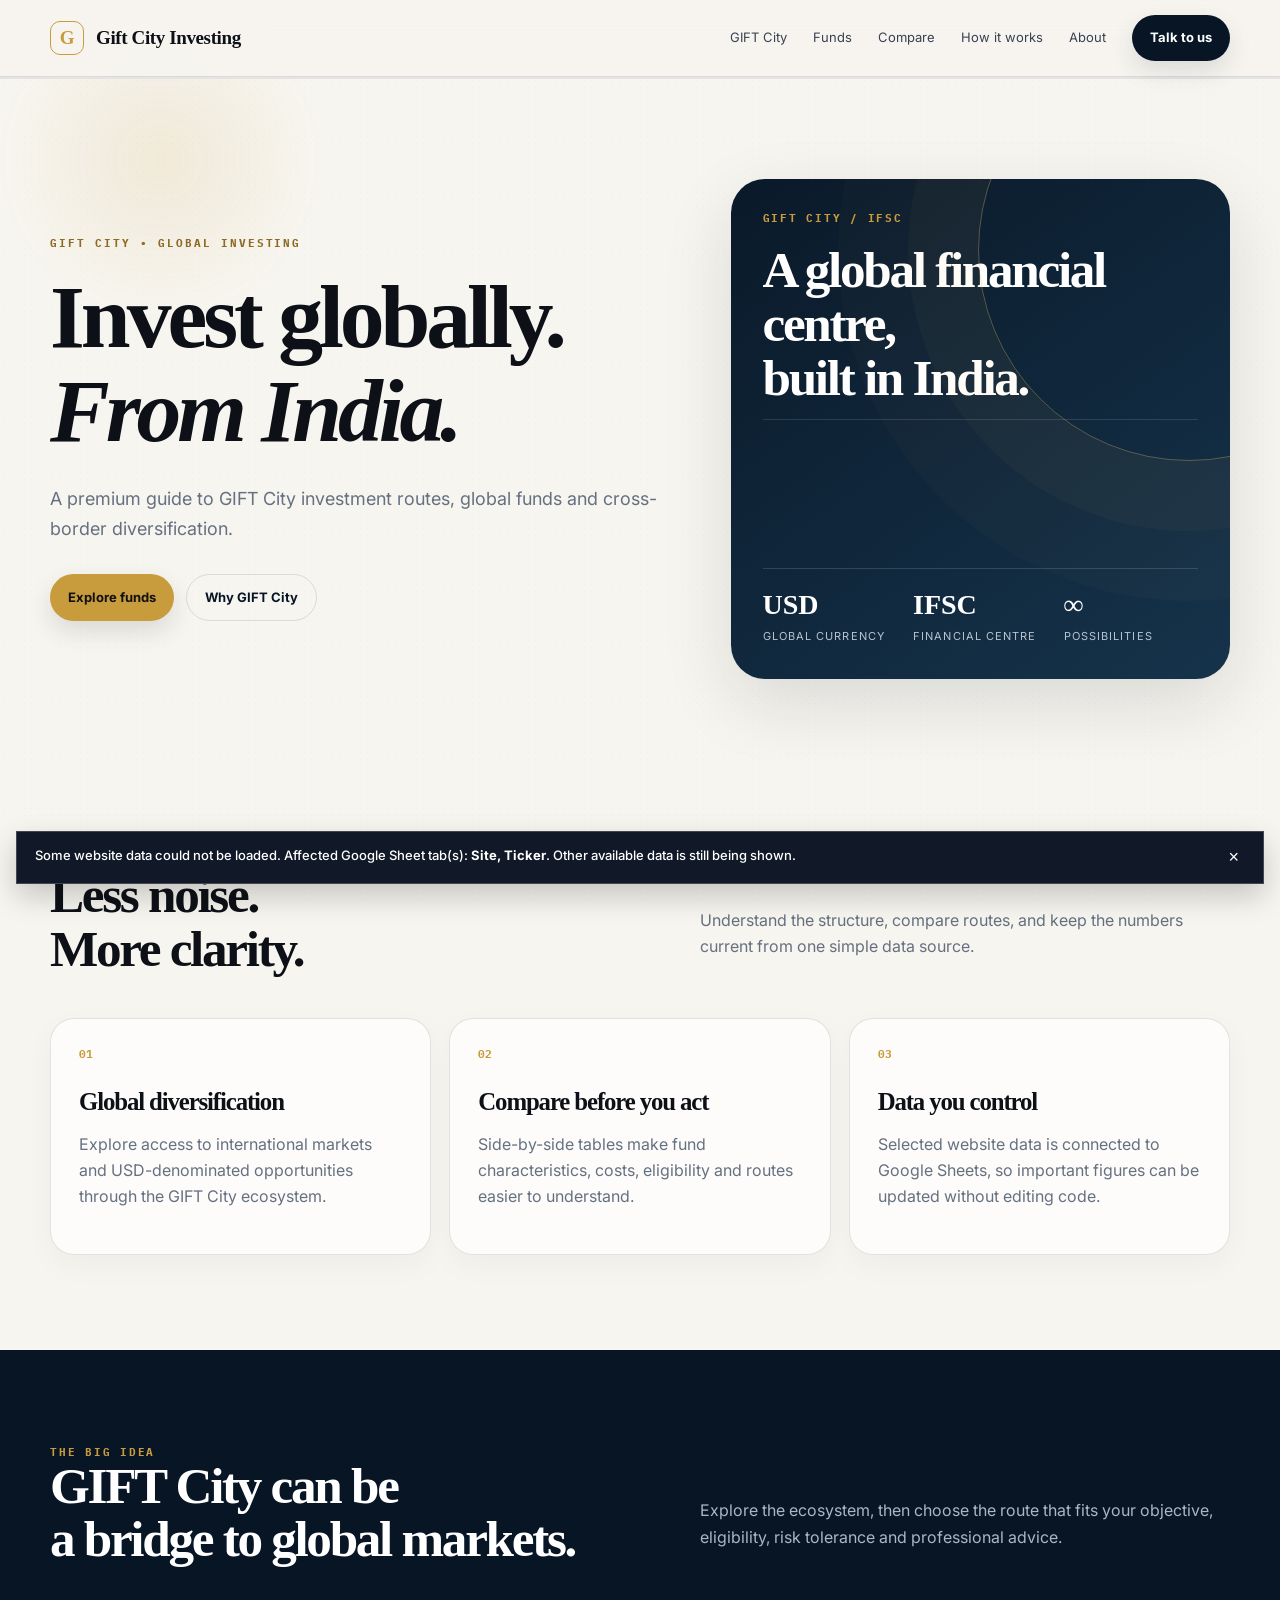
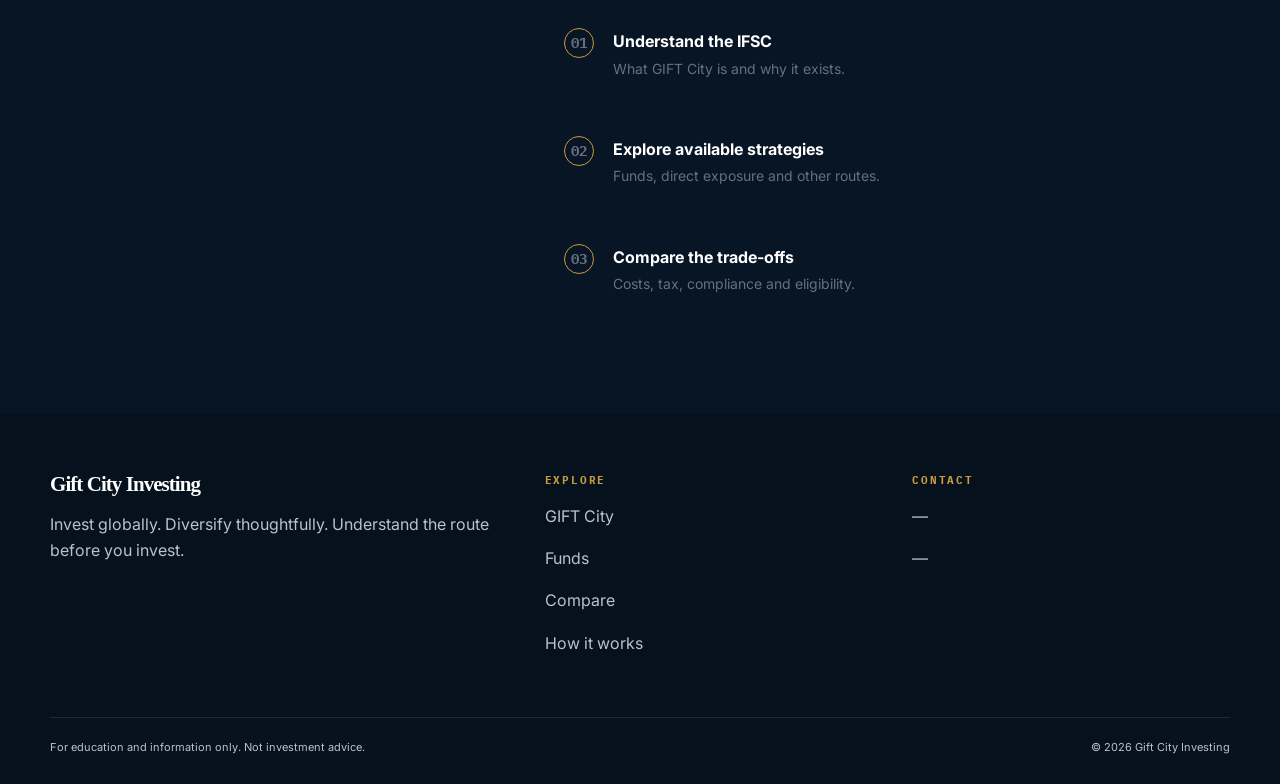
<file: index.html>
<!doctype html><html lang="en"><head><meta charset="utf-8"><meta name="viewport" content="width=device-width,initial-scale=1">
<title>Gift City Investing</title><meta name="description" content="GIFT City, global investing and cross-border diversification.">
<link rel="preconnect" href="https://fonts.googleapis.com"><link rel="preconnect" href="https://fonts.gstatic.com" crossorigin>
<link href="https://fonts.googleapis.com/css2?family=IBM+Plex+Mono:wght@400;500;600&family=Inter:wght@400;500;600;700&display=swap" rel="stylesheet">
<link rel="stylesheet" href="assets/styles.css"></head><body data-page="home">
<div class="cursor-glow"></div>
<header class="nav"><div class="container nav-inner">
<a class="brand" href="index.html"><span class="brand-mark">G</span><span data-site="brand_name">Gift City Investing</span></a>
<button class="nav-toggle" aria-label="Open menu" aria-expanded="false">☰</button>
<nav class="nav-links">
<a href="gift-city.html">GIFT City</a><a href="funds.html">Funds</a><a href="compare.html">Compare</a><a href="how-it-works.html">How it works</a><a href="about.html">About</a>
<a class="nav-cta" href="about.html">Talk to us</a>
</nav></div></header>
<div class="ticker"><div class="ticker-track" id="market-ticker"></div></div>

<main id="page-content">
<section class="hero"><div class="container hero-grid">
<div class="reveal"><div class="kicker" data-site="hero_kicker">GIFT CITY • GLOBAL INVESTING</div>
<h1 data-site="hero_title">Invest globally.<br><i>From India.</i></h1>
<p data-site="hero_text">A premium guide to GIFT City investment routes, global funds and cross-border diversification.</p>
<div class="actions"><a class="button gold" href="funds.html" data-site="hero_cta_primary">Explore funds</a><a class="button ghost" href="gift-city.html" data-site="hero_cta_secondary">Why GIFT City</a></div></div>
<div class="hero-card reveal"><div class="eyebrow">GIFT CITY / IFSC</div><h2 style="color:white;margin-top:18px">A global financial centre,<br>built in India.</h2><div style="position:absolute;left:32px;right:32px;top:48%;height:1px;background:rgba(255,255,255,.12)"></div>
<div class="mini"><div class="metric"><strong data-site="hero_metric_1">USD</strong><span data-site="hero_metric_1_label">Global currency</span></div><div class="metric"><strong data-site="hero_metric_2">IFSC</strong><span data-site="hero_metric_2_label">Financial centre</span></div><div class="metric"><strong data-site="hero_metric_3">∞</strong><span data-site="hero_metric_3_label">Possibilities</span></div></div></div>
</div></section>
<section class="section"><div class="container"><div class="section-head"><div><div class="eyebrow">WHY THIS SITE</div><h2>Less noise.<br>More clarity.</h2></div><p>Understand the structure, compare routes, and keep the numbers current from one simple data source.</p></div>
<div class="cards"><article class="card reveal"><div class="card-number">01</div><h3>Global diversification</h3><p>Explore access to international markets and USD-denominated opportunities through the GIFT City ecosystem.</p></article>
<article class="card reveal"><div class="card-number">02</div><h3>Compare before you act</h3><p>Side-by-side tables make fund characteristics, costs, eligibility and routes easier to understand.</p></article>
<article class="card reveal"><div class="card-number">03</div><h3>Data you control</h3><p>Selected website data is connected to Google Sheets, so important figures can be updated without editing code.</p></article></div></div></section>
<section class="section dark"><div class="container"><div class="section-head"><div><div class="eyebrow">THE BIG IDEA</div><h2>GIFT City can be<br>a bridge to global markets.</h2></div><p>Explore the ecosystem, then choose the route that fits your objective, eligibility, risk tolerance and professional advice.</p></div>
<div class="split"><div class="quote">“The objective isn't simply to invest overseas. It's to understand the most appropriate route for doing so.”</div><div class="list"><div class="list-item"><span class="num">01</span><div><b>Understand the IFSC</b><span>What GIFT City is and why it exists.</span></div></div><div class="list-item"><span class="num">02</span><div><b>Explore available strategies</b><span>Funds, direct exposure and other routes.</span></div></div><div class="list-item"><span class="num">03</span><div><b>Compare the trade-offs</b><span>Costs, tax, compliance and eligibility.</span></div></div></div></div></div></section>
</main>
<footer class="footer"><div class="container">
<div class="footer-grid">
<div><h3 data-site="brand_name">Gift City Investing</h3><p data-site="footer_text">Invest globally. Diversify thoughtfully. Understand the route before you invest.</p></div>
<div><div class="eyebrow">Explore</div><p><a href="gift-city.html">GIFT City</a></p><p><a href="funds.html">Funds</a></p><p><a href="compare.html">Compare</a></p><p><a href="how-it-works.html">How it works</a></p></div>
<div><div class="eyebrow">Contact</div><p data-site="contact_email">—</p><p data-site="contact_location">—</p></div>
</div>
<div class="footer-bottom"><span data-site="disclaimer_short">For education and information only. Not investment advice.</span><span>© <span id="year"></span> Gift City Investing</span></div>
</div></footer>
<script>document.getElementById("year").textContent=new Date().getFullYear()</script>

<script src="assets/config.js"></script><script src="assets/sheets.js"></script><script src="assets/app.js"></script><script src="assets/page.js"></script>
</body></html>
</file>
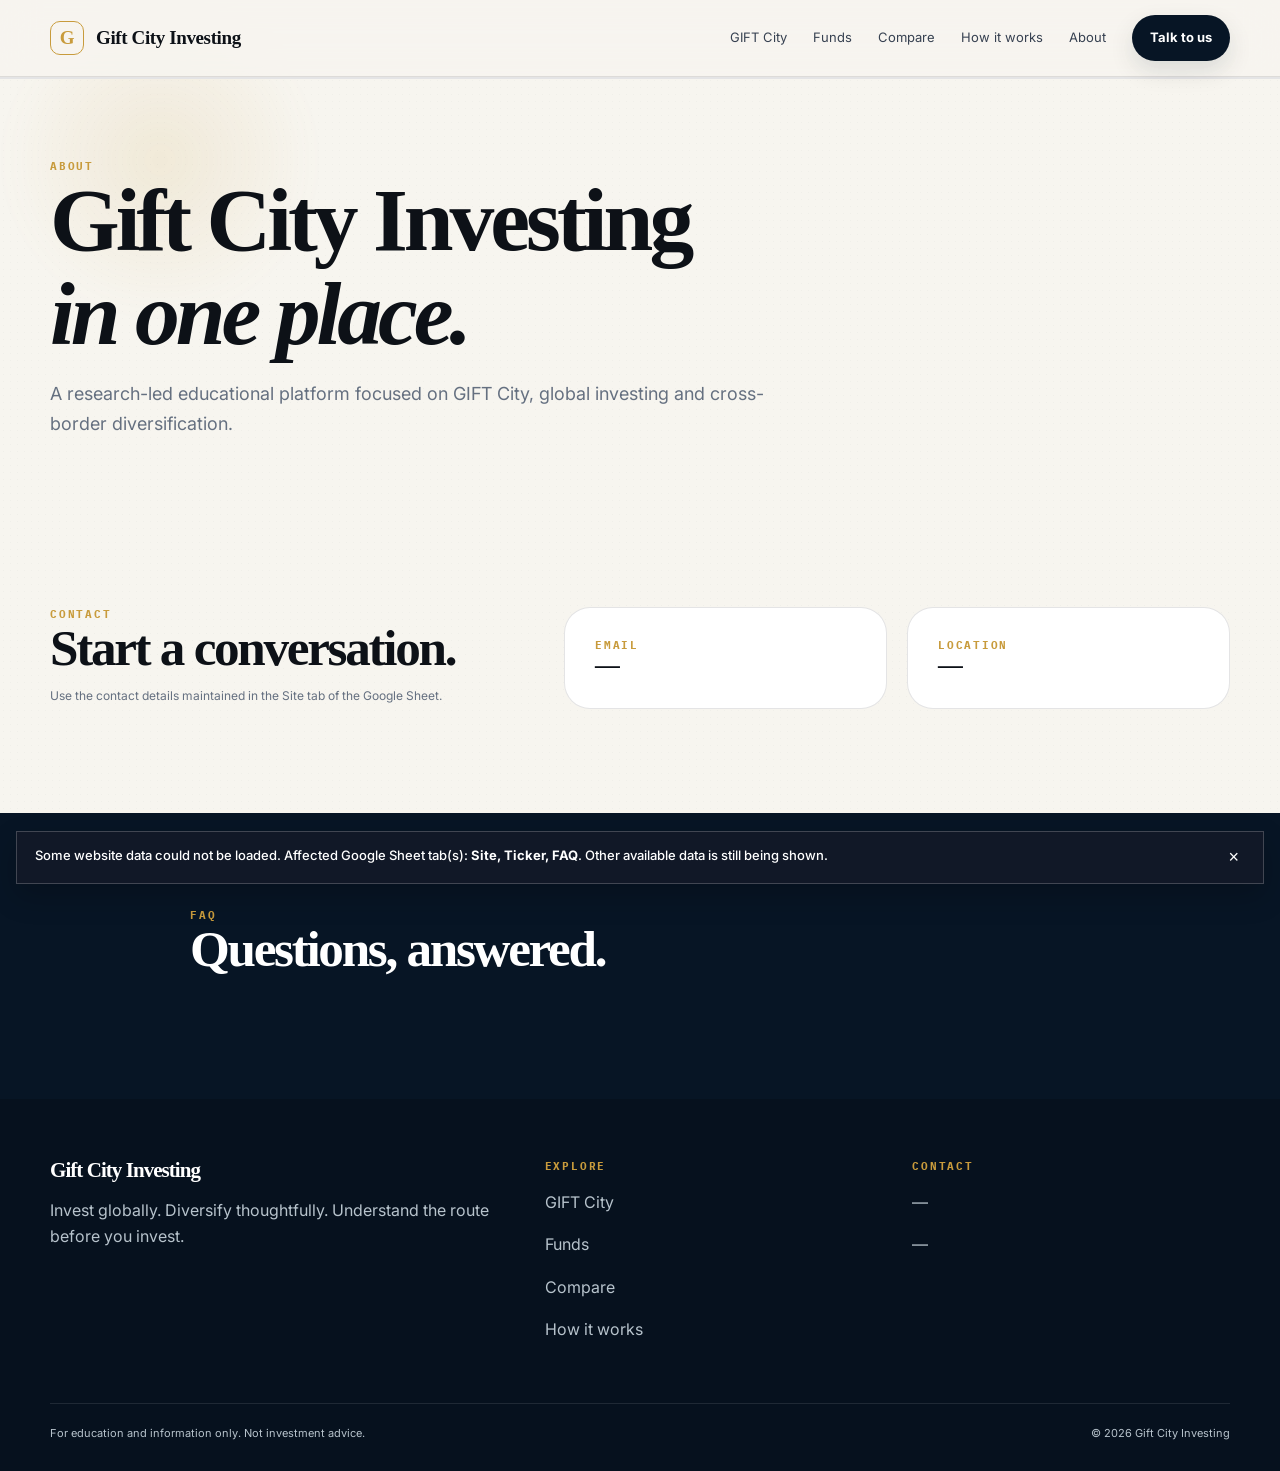
<file: about.html>
<!doctype html><html lang="en"><head><meta charset="utf-8"><meta name="viewport" content="width=device-width,initial-scale=1">
<title>Gift City Investing</title><meta name="description" content="GIFT City, global investing and cross-border diversification.">
<link rel="preconnect" href="https://fonts.googleapis.com"><link rel="preconnect" href="https://fonts.gstatic.com" crossorigin>
<link href="https://fonts.googleapis.com/css2?family=IBM+Plex+Mono:wght@400;500;600&family=Inter:wght@400;500;600;700&display=swap" rel="stylesheet">
<link rel="stylesheet" href="assets/styles.css"></head><body data-page="about">
<div class="cursor-glow"></div>
<header class="nav"><div class="container nav-inner">
<a class="brand" href="index.html"><span class="brand-mark">G</span><span data-site="brand_name">Gift City Investing</span></a>
<button class="nav-toggle" aria-label="Open menu" aria-expanded="false">☰</button>
<nav class="nav-links">
<a href="gift-city.html">GIFT City</a><a href="funds.html">Funds</a><a href="compare.html">Compare</a><a href="how-it-works.html">How it works</a><a href="about.html">About</a>
<a class="nav-cta" href="about.html">Talk to us</a>
</nav></div></header>
<div class="ticker"><div class="ticker-track" id="market-ticker"></div></div>

<main id="page-content"></main>
<footer class="footer"><div class="container">
<div class="footer-grid">
<div><h3 data-site="brand_name">Gift City Investing</h3><p data-site="footer_text">Invest globally. Diversify thoughtfully. Understand the route before you invest.</p></div>
<div><div class="eyebrow">Explore</div><p><a href="gift-city.html">GIFT City</a></p><p><a href="funds.html">Funds</a></p><p><a href="compare.html">Compare</a></p><p><a href="how-it-works.html">How it works</a></p></div>
<div><div class="eyebrow">Contact</div><p data-site="contact_email">—</p><p data-site="contact_location">—</p></div>
</div>
<div class="footer-bottom"><span data-site="disclaimer_short">For education and information only. Not investment advice.</span><span>© <span id="year"></span> Gift City Investing</span></div>
</div></footer>
<script>document.getElementById("year").textContent=new Date().getFullYear()</script>

<script src="assets/config.js"></script><script src="assets/sheets.js"></script><script src="assets/app.js"></script><script src="assets/page.js"></script>
</body></html>
</file>
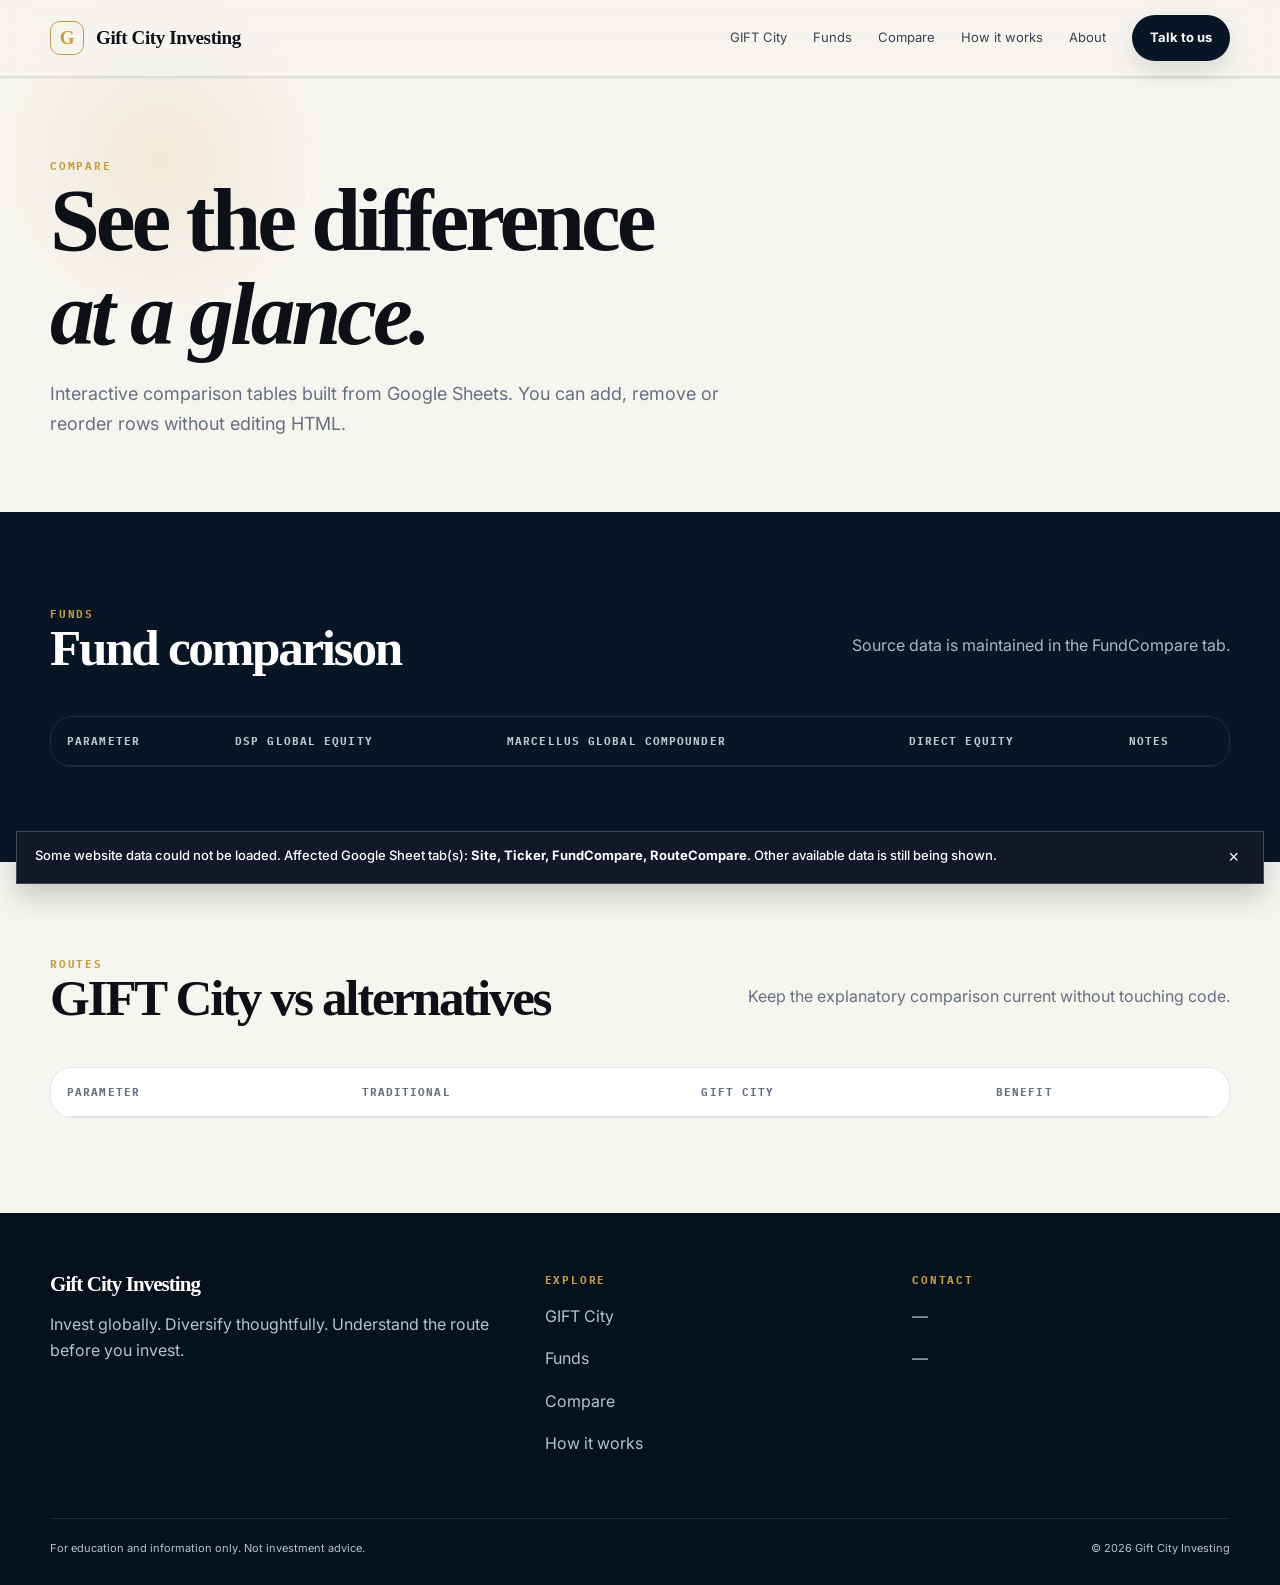
<file: compare.html>
<!doctype html><html lang="en"><head><meta charset="utf-8"><meta name="viewport" content="width=device-width,initial-scale=1">
<title>Gift City Investing</title><meta name="description" content="GIFT City, global investing and cross-border diversification.">
<link rel="preconnect" href="https://fonts.googleapis.com"><link rel="preconnect" href="https://fonts.gstatic.com" crossorigin>
<link href="https://fonts.googleapis.com/css2?family=IBM+Plex+Mono:wght@400;500;600&family=Inter:wght@400;500;600;700&display=swap" rel="stylesheet">
<link rel="stylesheet" href="assets/styles.css"></head><body data-page="compare">
<div class="cursor-glow"></div>
<header class="nav"><div class="container nav-inner">
<a class="brand" href="index.html"><span class="brand-mark">G</span><span data-site="brand_name">Gift City Investing</span></a>
<button class="nav-toggle" aria-label="Open menu" aria-expanded="false">☰</button>
<nav class="nav-links">
<a href="gift-city.html">GIFT City</a><a href="funds.html">Funds</a><a href="compare.html">Compare</a><a href="how-it-works.html">How it works</a><a href="about.html">About</a>
<a class="nav-cta" href="about.html">Talk to us</a>
</nav></div></header>
<div class="ticker"><div class="ticker-track" id="market-ticker"></div></div>

<main id="page-content"></main>
<footer class="footer"><div class="container">
<div class="footer-grid">
<div><h3 data-site="brand_name">Gift City Investing</h3><p data-site="footer_text">Invest globally. Diversify thoughtfully. Understand the route before you invest.</p></div>
<div><div class="eyebrow">Explore</div><p><a href="gift-city.html">GIFT City</a></p><p><a href="funds.html">Funds</a></p><p><a href="compare.html">Compare</a></p><p><a href="how-it-works.html">How it works</a></p></div>
<div><div class="eyebrow">Contact</div><p data-site="contact_email">—</p><p data-site="contact_location">—</p></div>
</div>
<div class="footer-bottom"><span data-site="disclaimer_short">For education and information only. Not investment advice.</span><span>© <span id="year"></span> Gift City Investing</span></div>
</div></footer>
<script>document.getElementById("year").textContent=new Date().getFullYear()</script>

<script src="assets/config.js"></script><script src="assets/sheets.js"></script><script src="assets/app.js"></script><script src="assets/page.js"></script>
</body></html>
</file>
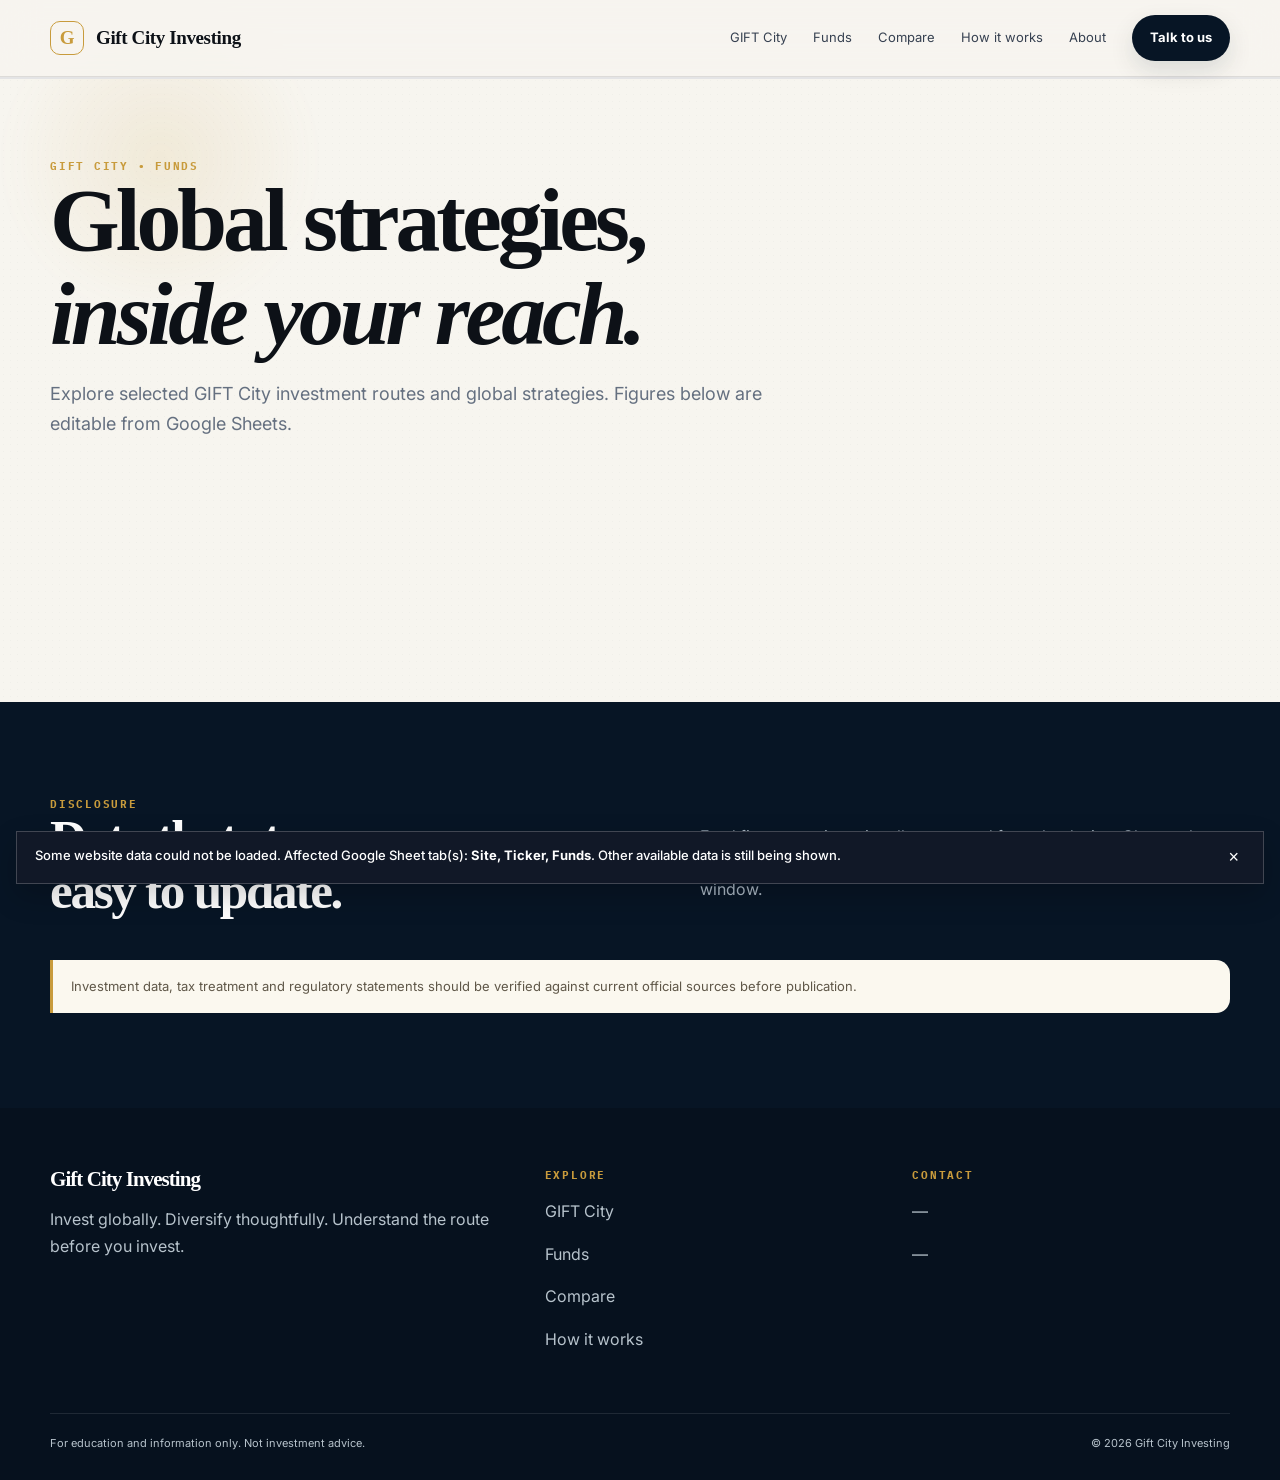
<file: funds.html>
<!doctype html><html lang="en"><head><meta charset="utf-8"><meta name="viewport" content="width=device-width,initial-scale=1">
<title>Gift City Investing</title><meta name="description" content="GIFT City, global investing and cross-border diversification.">
<link rel="preconnect" href="https://fonts.googleapis.com"><link rel="preconnect" href="https://fonts.gstatic.com" crossorigin>
<link href="https://fonts.googleapis.com/css2?family=IBM+Plex+Mono:wght@400;500;600&family=Inter:wght@400;500;600;700&display=swap" rel="stylesheet">
<link rel="stylesheet" href="assets/styles.css"></head><body data-page="funds">
<div class="cursor-glow"></div>
<header class="nav"><div class="container nav-inner">
<a class="brand" href="index.html"><span class="brand-mark">G</span><span data-site="brand_name">Gift City Investing</span></a>
<button class="nav-toggle" aria-label="Open menu" aria-expanded="false">☰</button>
<nav class="nav-links">
<a href="gift-city.html">GIFT City</a><a href="funds.html">Funds</a><a href="compare.html">Compare</a><a href="how-it-works.html">How it works</a><a href="about.html">About</a>
<a class="nav-cta" href="about.html">Talk to us</a>
</nav></div></header>
<div class="ticker"><div class="ticker-track" id="market-ticker"></div></div>

<main id="page-content"></main>
<footer class="footer"><div class="container">
<div class="footer-grid">
<div><h3 data-site="brand_name">Gift City Investing</h3><p data-site="footer_text">Invest globally. Diversify thoughtfully. Understand the route before you invest.</p></div>
<div><div class="eyebrow">Explore</div><p><a href="gift-city.html">GIFT City</a></p><p><a href="funds.html">Funds</a></p><p><a href="compare.html">Compare</a></p><p><a href="how-it-works.html">How it works</a></p></div>
<div><div class="eyebrow">Contact</div><p data-site="contact_email">—</p><p data-site="contact_location">—</p></div>
</div>
<div class="footer-bottom"><span data-site="disclaimer_short">For education and information only. Not investment advice.</span><span>© <span id="year"></span> Gift City Investing</span></div>
</div></footer>
<script>document.getElementById("year").textContent=new Date().getFullYear()</script>

<script src="assets/config.js"></script><script src="assets/sheets.js"></script><script src="assets/app.js"></script><script src="assets/page.js"></script>
</body></html>
</file>
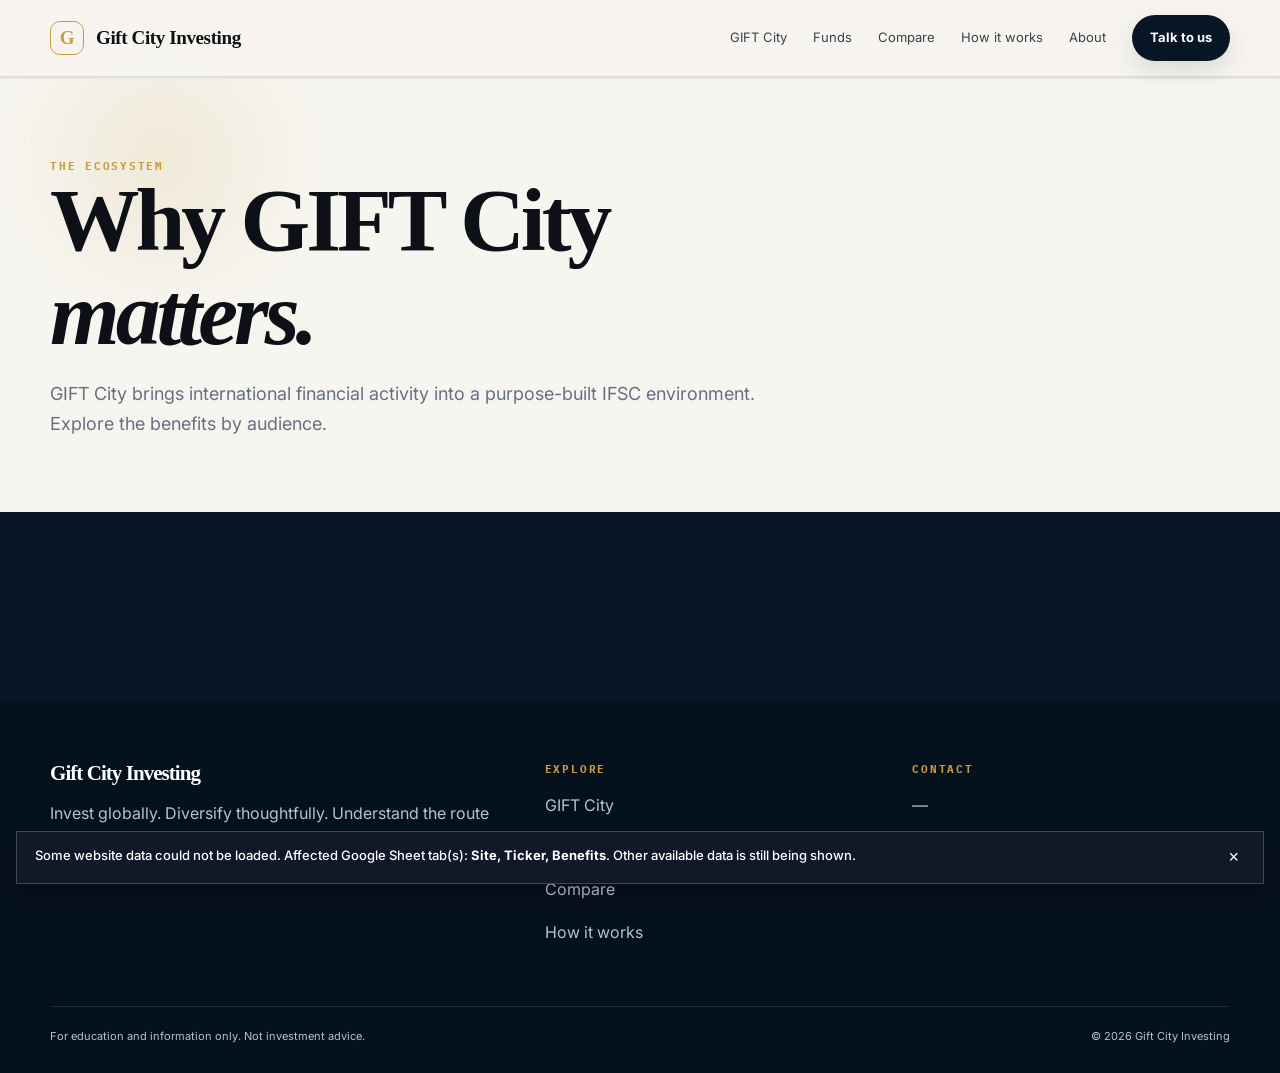
<file: gift-city.html>
<!doctype html><html lang="en"><head><meta charset="utf-8"><meta name="viewport" content="width=device-width,initial-scale=1">
<title>Gift City Investing</title><meta name="description" content="GIFT City, global investing and cross-border diversification.">
<link rel="preconnect" href="https://fonts.googleapis.com"><link rel="preconnect" href="https://fonts.gstatic.com" crossorigin>
<link href="https://fonts.googleapis.com/css2?family=IBM+Plex+Mono:wght@400;500;600&family=Inter:wght@400;500;600;700&display=swap" rel="stylesheet">
<link rel="stylesheet" href="assets/styles.css"></head><body data-page="gift-city">
<div class="cursor-glow"></div>
<header class="nav"><div class="container nav-inner">
<a class="brand" href="index.html"><span class="brand-mark">G</span><span data-site="brand_name">Gift City Investing</span></a>
<button class="nav-toggle" aria-label="Open menu" aria-expanded="false">☰</button>
<nav class="nav-links">
<a href="gift-city.html">GIFT City</a><a href="funds.html">Funds</a><a href="compare.html">Compare</a><a href="how-it-works.html">How it works</a><a href="about.html">About</a>
<a class="nav-cta" href="about.html">Talk to us</a>
</nav></div></header>
<div class="ticker"><div class="ticker-track" id="market-ticker"></div></div>

<main id="page-content"></main>
<footer class="footer"><div class="container">
<div class="footer-grid">
<div><h3 data-site="brand_name">Gift City Investing</h3><p data-site="footer_text">Invest globally. Diversify thoughtfully. Understand the route before you invest.</p></div>
<div><div class="eyebrow">Explore</div><p><a href="gift-city.html">GIFT City</a></p><p><a href="funds.html">Funds</a></p><p><a href="compare.html">Compare</a></p><p><a href="how-it-works.html">How it works</a></p></div>
<div><div class="eyebrow">Contact</div><p data-site="contact_email">—</p><p data-site="contact_location">—</p></div>
</div>
<div class="footer-bottom"><span data-site="disclaimer_short">For education and information only. Not investment advice.</span><span>© <span id="year"></span> Gift City Investing</span></div>
</div></footer>
<script>document.getElementById("year").textContent=new Date().getFullYear()</script>

<script src="assets/config.js"></script><script src="assets/sheets.js"></script><script src="assets/app.js"></script><script src="assets/page.js"></script>
</body></html>
</file>
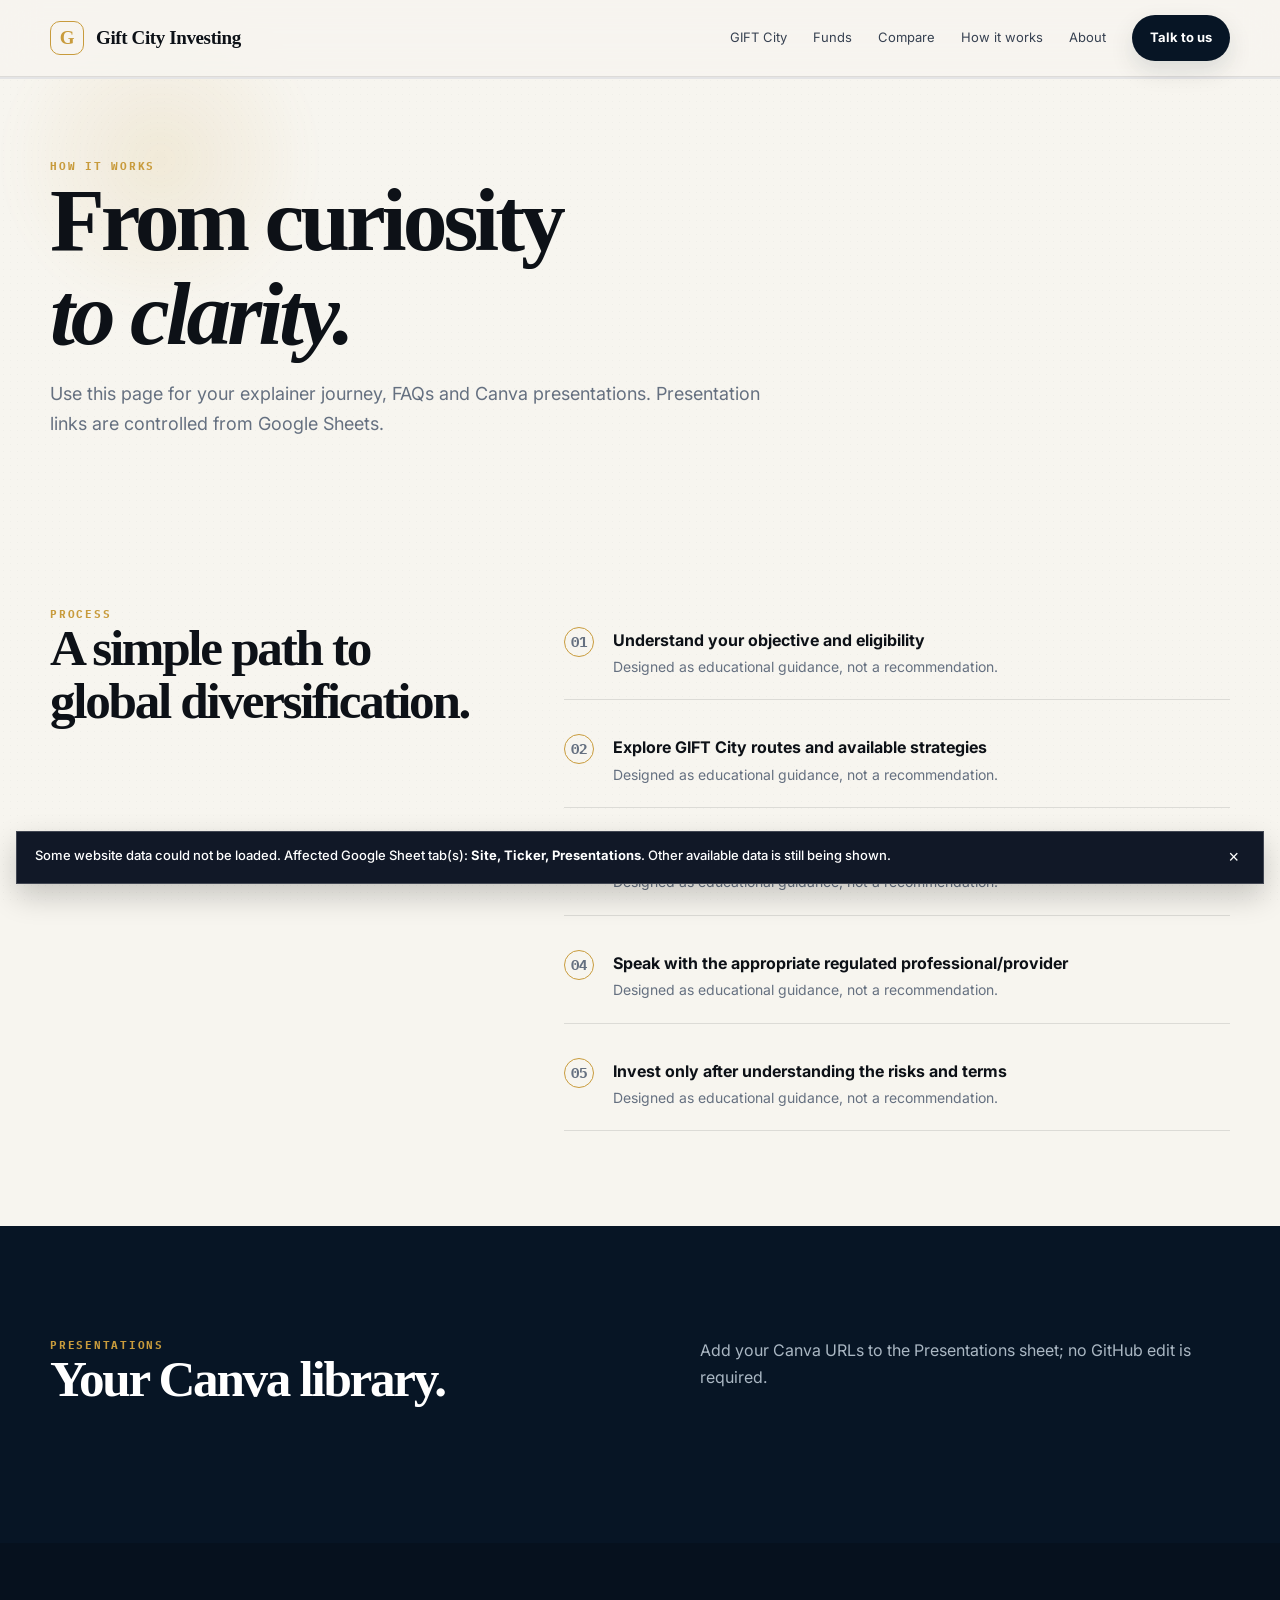
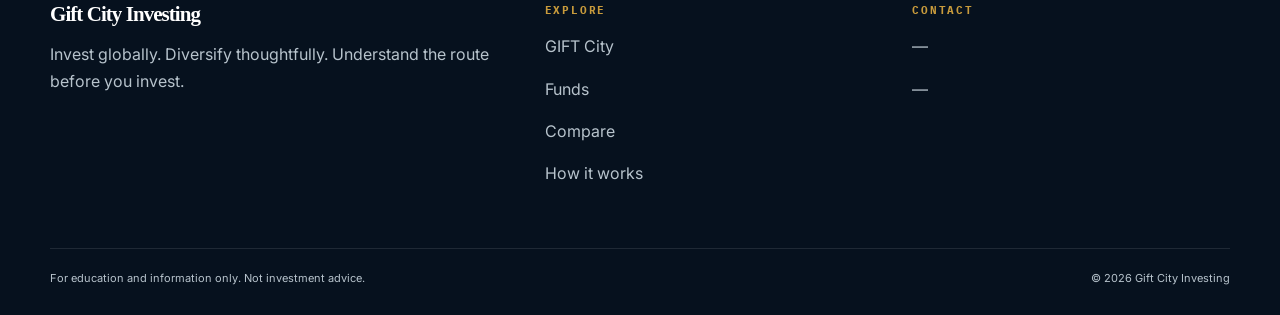
<file: how-it-works.html>
<!doctype html><html lang="en"><head><meta charset="utf-8"><meta name="viewport" content="width=device-width,initial-scale=1">
<title>Gift City Investing</title><meta name="description" content="GIFT City, global investing and cross-border diversification.">
<link rel="preconnect" href="https://fonts.googleapis.com"><link rel="preconnect" href="https://fonts.gstatic.com" crossorigin>
<link href="https://fonts.googleapis.com/css2?family=IBM+Plex+Mono:wght@400;500;600&family=Inter:wght@400;500;600;700&display=swap" rel="stylesheet">
<link rel="stylesheet" href="assets/styles.css"></head><body data-page="how">
<div class="cursor-glow"></div>
<header class="nav"><div class="container nav-inner">
<a class="brand" href="index.html"><span class="brand-mark">G</span><span data-site="brand_name">Gift City Investing</span></a>
<button class="nav-toggle" aria-label="Open menu" aria-expanded="false">☰</button>
<nav class="nav-links">
<a href="gift-city.html">GIFT City</a><a href="funds.html">Funds</a><a href="compare.html">Compare</a><a href="how-it-works.html">How it works</a><a href="about.html">About</a>
<a class="nav-cta" href="about.html">Talk to us</a>
</nav></div></header>
<div class="ticker"><div class="ticker-track" id="market-ticker"></div></div>

<main id="page-content"></main>
<footer class="footer"><div class="container">
<div class="footer-grid">
<div><h3 data-site="brand_name">Gift City Investing</h3><p data-site="footer_text">Invest globally. Diversify thoughtfully. Understand the route before you invest.</p></div>
<div><div class="eyebrow">Explore</div><p><a href="gift-city.html">GIFT City</a></p><p><a href="funds.html">Funds</a></p><p><a href="compare.html">Compare</a></p><p><a href="how-it-works.html">How it works</a></p></div>
<div><div class="eyebrow">Contact</div><p data-site="contact_email">—</p><p data-site="contact_location">—</p></div>
</div>
<div class="footer-bottom"><span data-site="disclaimer_short">For education and information only. Not investment advice.</span><span>© <span id="year"></span> Gift City Investing</span></div>
</div></footer>
<script>document.getElementById("year").textContent=new Date().getFullYear()</script>

<script src="assets/config.js"></script><script src="assets/sheets.js"></script><script src="assets/app.js"></script><script src="assets/page.js"></script>
</body></html>
</file>
<file: assets/styles.css>
:root{
  --ink:#0d1117; --muted:#657080; --paper:#f7f5ef; --white:#fff;
  --navy:#071525; --navy2:#0d2237; --gold:#c89b3c; --gold2:#e4c06a;
  --line:rgba(13,17,23,.11); --shadow:0 24px 70px rgba(7,21,37,.12);
  --radius:24px; --max:1180px;
}
*{box-sizing:border-box} html{scroll-behavior:smooth}
body{margin:0;background:var(--paper);color:var(--ink);font-family:Inter,system-ui,-apple-system,Segoe UI,sans-serif;line-height:1.65}
body:before{content:"";position:fixed;inset:0;pointer-events:none;opacity:.2;background-image:radial-gradient(rgba(7,21,37,.13) .7px,transparent .7px);background-size:7px 7px;z-index:-1}
a{color:inherit;text-decoration:none} img{max-width:100%}
.container{width:min(var(--max),calc(100% - 40px));margin:auto}
.cursor-glow{position:fixed;width:320px;height:320px;border-radius:50%;background:radial-gradient(circle,rgba(200,155,60,.13),transparent 68%);pointer-events:none;z-index:-1;filter:blur(12px)}
.nav{position:sticky;top:0;z-index:20;background:rgba(247,245,239,.82);backdrop-filter:blur(18px);border-bottom:1px solid var(--line)}
.nav-inner{height:76px;display:flex;align-items:center;justify-content:space-between}
.brand{display:flex;align-items:center;gap:12px;font-family:Georgia,serif;font-weight:700;font-size:19px;letter-spacing:-.02em}
.brand-mark{width:34px;height:34px;border:1px solid var(--gold);border-radius:10px;display:grid;place-items:center;color:var(--gold);font-family:Georgia,serif}
.nav-links{display:flex;align-items:center;gap:26px;font-size:13px;color:#374151}
.nav-links a{position:relative}.nav-links a:after{content:"";position:absolute;left:0;bottom:-7px;width:0;height:1px;background:var(--gold);transition:.3s}.nav-links a:hover:after{width:100%}
.nav-cta,.button{display:inline-flex;align-items:center;justify-content:center;gap:10px;padding:12px 18px;border-radius:999px;background:var(--navy);color:white;font-weight:700;font-size:13px;box-shadow:0 10px 25px rgba(7,21,37,.12);transition:.3s}
.nav-cta:hover,.button:hover{transform:translateY(-2px);box-shadow:0 14px 30px rgba(7,21,37,.18)}
.button.gold{background:var(--gold);color:#111}.button.ghost{background:transparent;color:var(--navy);border:1px solid var(--line);box-shadow:none}
.nav-toggle{display:none;background:none;border:0;font-size:24px}
.hero{padding:100px 0 80px;position:relative;overflow:hidden}
.hero-grid{display:grid;grid-template-columns:1.1fr .9fr;gap:70px;align-items:center}
.kicker{font:700 11px/1.2 "IBM Plex Mono",monospace;letter-spacing:.18em;text-transform:uppercase;color:#8d6a25;margin-bottom:20px}
h1,h2,h3{font-family:Georgia,"Times New Roman",serif;letter-spacing:-.045em;line-height:1.05;margin:0}
h1{font-size:clamp(3.4rem,7vw,6.8rem);max-width:850px}
h2{font-size:clamp(2.2rem,4vw,4rem)} h3{font-size:1.55rem}
.hero p{font-size:18px;color:var(--muted);max-width:620px;margin:26px 0 30px}
.actions{display:flex;gap:12px;flex-wrap:wrap}
.hero-card{min-height:500px;border-radius:34px;background:linear-gradient(145deg,#0a1929,#15334b);color:white;padding:32px;position:relative;overflow:hidden;box-shadow:var(--shadow)}
.hero-card:before{content:"";position:absolute;width:420px;height:420px;border-radius:50%;right:-170px;top:-140px;border:1px solid rgba(228,192,106,.35);box-shadow:0 0 0 70px rgba(228,192,106,.03),0 0 0 140px rgba(228,192,106,.02)}
.hero-card .mini{position:absolute;left:32px;bottom:32px;right:32px;border-top:1px solid rgba(255,255,255,.14);padding-top:20px;display:grid;grid-template-columns:repeat(3,1fr);gap:16px}
.metric strong{display:block;font:700 28px Georgia,serif}.metric span{font-size:11px;color:#b9c4ce;text-transform:uppercase;letter-spacing:.1em}
.section{padding:95px 0}.section.dark{background:var(--navy);color:white}.section-head{display:flex;justify-content:space-between;gap:40px;align-items:end;margin-bottom:42px}.section-head p{max-width:530px;color:var(--muted)}
.dark .section-head p{color:#aab7c3}
.cards{display:grid;grid-template-columns:repeat(3,1fr);gap:18px}
.card{background:rgba(255,255,255,.72);border:1px solid var(--line);border-radius:var(--radius);padding:28px;box-shadow:0 10px 30px rgba(7,21,37,.04);transition:.35s}
.card:hover{transform:translateY(-7px);box-shadow:var(--shadow)}
.dark .card{background:rgba(255,255,255,.045);border-color:rgba(255,255,255,.1);box-shadow:none}
.card-number{font:700 11px "IBM Plex Mono",monospace;color:var(--gold);margin-bottom:28px}
.card p{color:var(--muted)}.dark .card p{color:#aab7c3}
.ticker{overflow:hidden;border-top:1px solid var(--line);border-bottom:1px solid var(--line);background:#fff}
.ticker-track{display:flex;width:max-content;animation:scroll 35s linear infinite}
.ticker-item{display:flex;align-items:center;gap:13px;padding:14px 32px;border-right:1px solid var(--line);font:12px "IBM Plex Mono",monospace;white-space:nowrap}
.ticker-item strong{font-size:13px}.ticker-item em{font-style:normal;color:#16815c}.ticker-item em.negative{color:#b33a3a}
@keyframes scroll{to{transform:translateX(-50%)}}
.split{display:grid;grid-template-columns:.8fr 1.2fr;gap:70px;align-items:start}.eyebrow{font:700 11px "IBM Plex Mono",monospace;letter-spacing:.16em;text-transform:uppercase;color:var(--gold)}
.list{display:grid;gap:14px}.list-item{display:grid;grid-template-columns:34px 1fr;gap:15px;padding:20px 0;border-bottom:1px solid var(--line)}.list-item b{display:block}.list-item span{color:var(--muted);font-size:14px}.num{width:30px;height:30px;border-radius:50%;display:grid;place-items:center;border:1px solid var(--gold);color:#8d6a25;font:700 11px "IBM Plex Mono",monospace}
.fund-grid{display:grid;grid-template-columns:repeat(3,1fr);gap:18px}.fund-card{background:white;border:1px solid var(--line);border-radius:26px;padding:25px;position:relative;overflow:hidden}.fund-card:before{content:"";position:absolute;top:0;left:0;right:0;height:4px;background:var(--gold)}.fund-meta{display:flex;gap:8px;flex-wrap:wrap;margin:14px 0}.pill{font-size:10px;text-transform:uppercase;letter-spacing:.1em;border:1px solid var(--line);border-radius:999px;padding:6px 9px;color:var(--muted)}.fund-stats{display:grid;grid-template-columns:1fr 1fr;gap:10px;margin-top:22px}.stat{padding:13px;border-radius:14px;background:#f6f3eb}.stat small{display:block;color:var(--muted);font-size:10px;text-transform:uppercase}.stat b{font-family:Georgia,serif;font-size:19px}
.table-wrap{overflow:auto;border:1px solid rgba(255,255,255,.1);border-radius:22px}.data-table{border-collapse:collapse;width:100%;min-width:900px}.data-table th,.data-table td{padding:17px 16px;text-align:left;border-bottom:1px solid rgba(255,255,255,.08);vertical-align:top}.data-table th{font:700 11px "IBM Plex Mono",monospace;text-transform:uppercase;letter-spacing:.1em;color:#bdc8d2}.data-table td{font-size:13px;color:#dce3e8}.data-table tbody tr:hover{background:rgba(255,255,255,.035)}
.light-table{background:white;border-color:var(--line)}.light-table th,.light-table td{border-color:var(--line);color:var(--ink)}.light-table th{color:var(--muted)}.light-table tbody tr:hover{background:#faf8f2}
.quote{font:italic 25px/1.4 Georgia,serif;color:var(--navy);max-width:820px}
.faq{max-width:900px}.faq details{border-top:1px solid var(--line);padding:20px 0}.faq summary{cursor:pointer;font-weight:700}.faq p{color:var(--muted);max-width:780px}
.embed{border-radius:26px;overflow:hidden;border:1px solid var(--line);background:#fff;min-height:500px}.embed iframe{width:100%;height:600px;border:0}.embed-placeholder{min-height:500px;display:grid;place-items:center;text-align:center;padding:40px;color:var(--muted)}
.contact-box{display:grid;grid-template-columns:1fr 1fr;gap:20px}.contact-panel{background:white;border:1px solid var(--line);border-radius:26px;padding:30px}
.footer{background:#06111e;color:#b7c3cc;padding:60px 0 28px}.footer-grid{display:grid;grid-template-columns:1.4fr 1fr 1fr;gap:50px}.footer h3{color:white;font-size:21px}.footer a:hover{color:white}.footer-bottom{margin-top:45px;padding-top:20px;border-top:1px solid rgba(255,255,255,.1);font-size:11px;display:flex;justify-content:space-between;gap:20px}
.reveal{opacity:0;transform:translateY(25px);transition:opacity .7s ease,transform .7s ease}.reveal.is-visible{opacity:1;transform:none}
.page-hero{padding:80px 0 55px}.page-hero p{max-width:720px;color:var(--muted);font-size:18px}
.notice{padding:16px 18px;border-left:3px solid var(--gold);background:#fbf8ef;color:#5f5748;border-radius:0 14px 14px 0;font-size:13px}
.small{font-size:12px;color:var(--muted)}
@media(max-width:900px){.hero-grid,.split{grid-template-columns:1fr}.hero-card{min-height:390px}.cards,.fund-grid{grid-template-columns:1fr 1fr}.footer-grid{grid-template-columns:1fr 1fr}.nav-links{display:none;position:absolute;left:20px;right:20px;top:70px;background:#fff;border:1px solid var(--line);padding:18px;border-radius:18px;flex-direction:column;align-items:stretch;box-shadow:var(--shadow)}.nav-links.open{display:flex}.nav-toggle{display:block}}
@media(max-width:620px){.container{width:min(var(--max),calc(100% - 28px))}.nav-cta{display:none}.hero{padding:70px 0 55px}.hero-card{min-height:340px}.cards,.fund-grid,.contact-box,.footer-grid{grid-template-columns:1fr}.section{padding:70px 0}.section-head{display:block}.section-head p{margin-top:20px}h1{font-size:3.3rem}.footer-bottom{display:block}.footer-bottom span{display:block;margin-top:8px}.ticker-item{padding-inline:20px}}
@media(prefers-reduced-motion:reduce){html{scroll-behavior:auto}.ticker-track{animation:none}.reveal{opacity:1;transform:none}}
</file>
